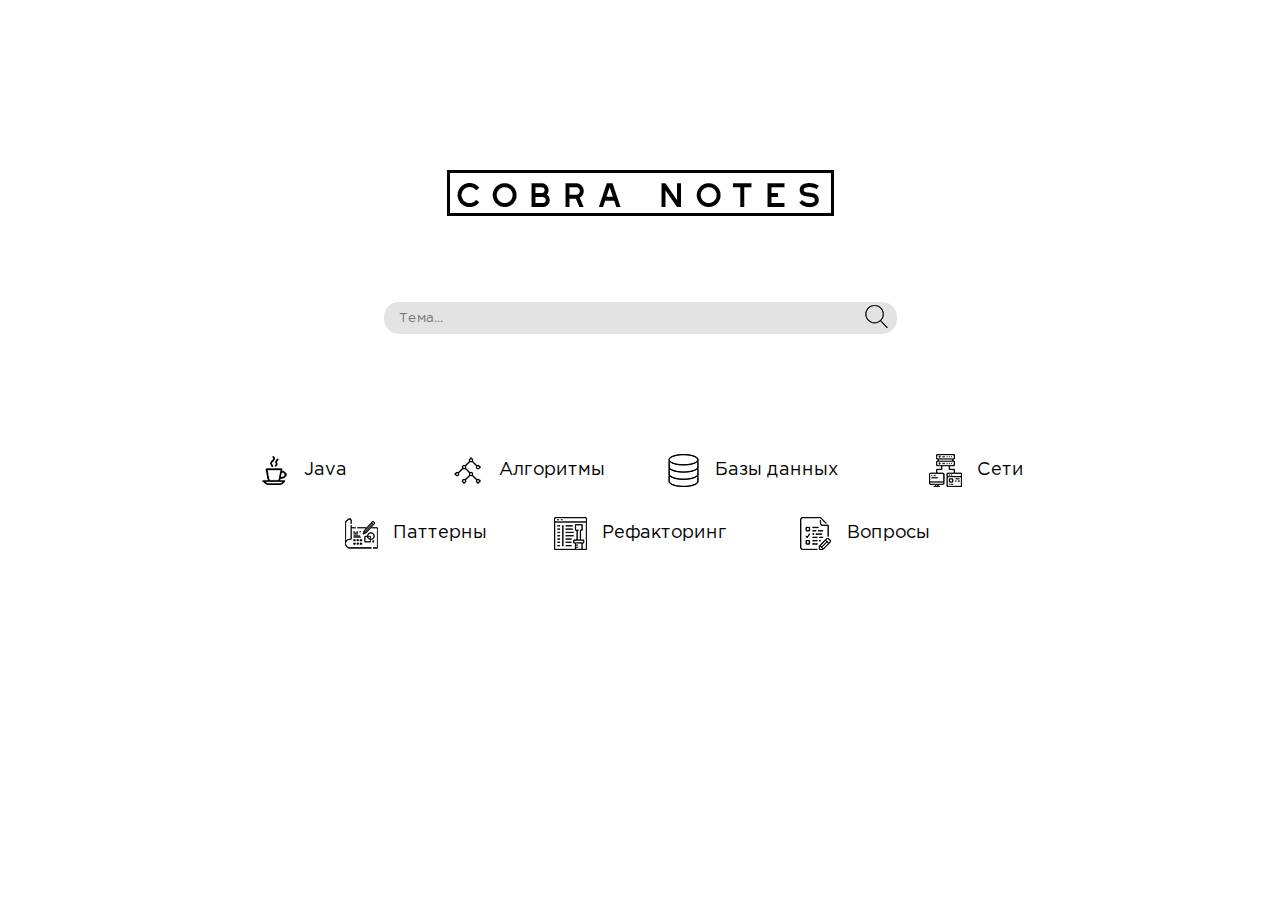
<file: index.html>
<!DOCTYPE html>
<html lang="ru">

<head>
    <meta charset="utf-8">
    <link rel="stylesheet" href="css/style.css">
    <title>CobraNotes</title>
    <meta name="viewport" content="width=device-width, initial-scale=1">
    <link rel="apple-touch-icon" sizes="180x180" href="img/favicons/apple-touch-icon.png">
    <link rel="icon" type="image/png" sizes="32x32" href="img/favicons/favicon-32x32.png">
    <link rel="icon" type="image/png" sizes="16x16" href="img/favicons/favicon-16x16.png">
    <link rel="manifest" href="img/favicons/site.webmanifest">
    <link rel="mask-icon" href="img/favicons/safari-pinned-tab.svg" color="#5bbad5">
    <meta name="msapplication-TileColor" content="#2b5797">
    <meta name="theme-color" content="#ffffff">
    <meta name="description" content="IT уроки">
    <meta name="keywords" content="IT уроки, Java, Программирование, конспекты">
    <meta name="google" content="notranslate" /> </head>

<body>
    <header class="header">
        <div class="container">
            <div class="header__logo_1"> <img class="logo" src="img/cobra-logo-1.png" alt=""> </div>
            <div class="header__logo_2"> <img class="logo" src="img/cobra-logo-2.png" alt=""> </div>
        </div>
    </header>
    <div class="search">
        <form>
            <input type="text" placeholder="Тема...">
            <button type="submit"><img src="img/search.png"></button>
        </form>
    </div>
    <!-- Features -->
    <div class="container">
        <div class="features">
            <a class="features__item" href="abstracts.html"> <img class="features__icon" src="img/features/java.png" alt="">
                <div class="features__title">Java</div>
            </a>
            <a class="features__item" href="abstracts.html"> <img class="features__icon" src="img/features/algorithm.png" alt="">
                <div class="features__title">Алгоритмы</div>
            </a>
            <a class="features__item" href="abstracts.html"> <img class="features__icon" src="img/features/database.png" alt="">
                <div class="features__title">Базы данных</div>
            </a>
            <a class="features__item" href="abstracts.html"> <img class="features__icon" src="img/features/ethernet.png" alt="">
                <div class="features__title">Сети</div>
            </a>
            <a class="features__item" href="abstracts.html"> <img class="features__icon" src="img/features/blueprint.png" alt="">
                <div class="features__title">Паттерны</div>
            </a>
            <a class="features__item" href="abstracts.html"> <img class="features__icon" src="img/features/coding.png" alt="">
                <div class="features__title">Рефакторинг</div>
            </a>
            <a class="features__item" href="abstracts.html"> <img class="features__icon" src="img/features/exam.png" alt="">
                <div class="features__title">Вопросы</div>
            </a>
        </div>
    </div>
</body>

</html>
</file>
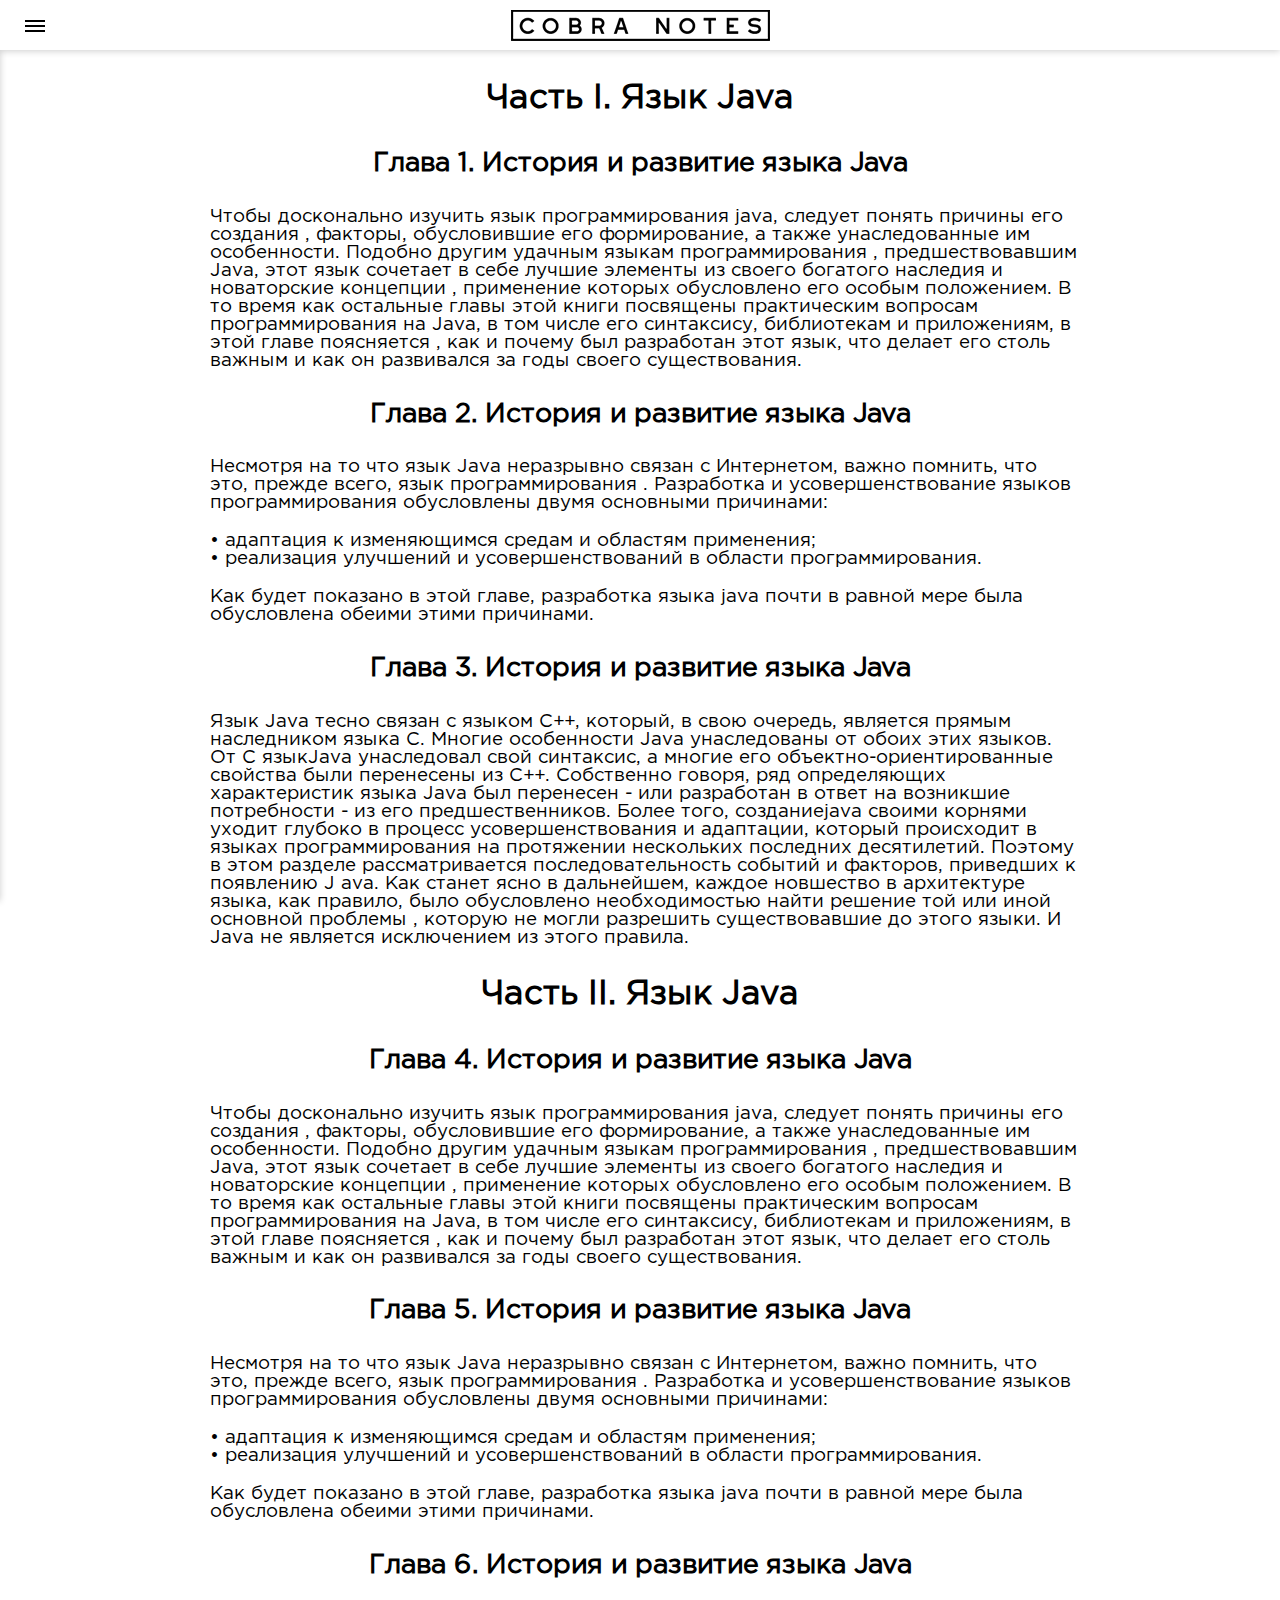
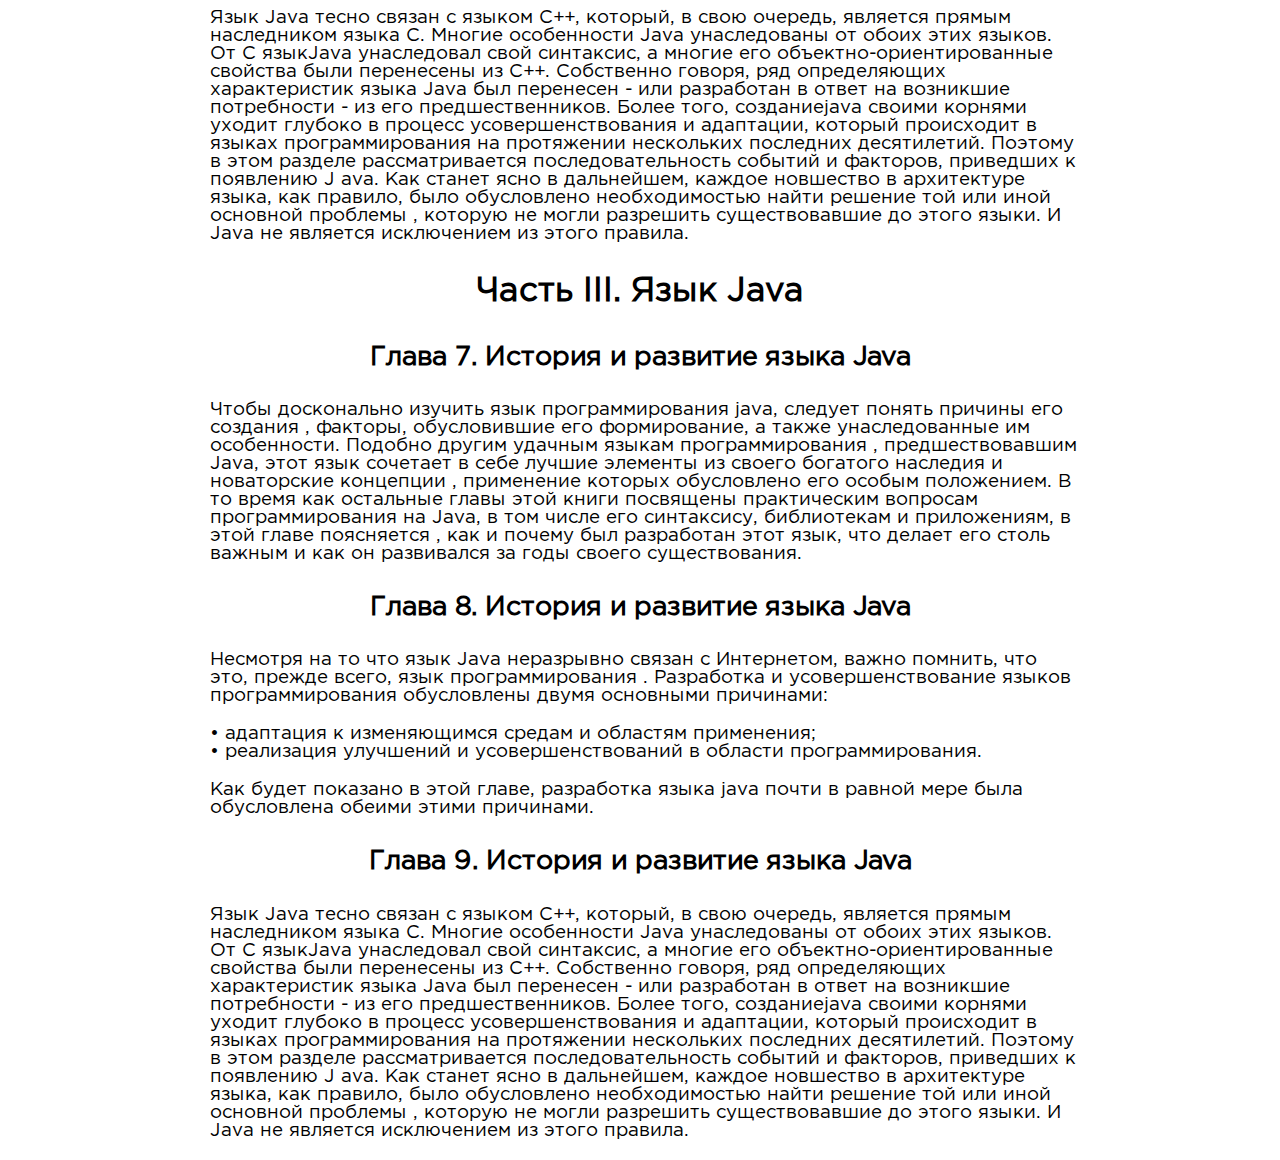
<file: abstracts.html>
<!DOCTYPE html>
<html>

<head>
    <meta charset="utf-8">
    <link rel="stylesheet" href="css/abstract_style.css">
    <title>Java</title>
    <meta name="viewport" content="width=device-width, initial-scale=1">
    <link rel="apple-touch-icon" sizes="180x180" href="img/favicons/apple-touch-icon.png">
    <link rel="icon" type="image/png" sizes="32x32" href="img/favicons/favicon-32x32.png">
    <link rel="icon" type="image/png" sizes="16x16" href="img/favicons/favicon-16x16.png">
    <link rel="manifest" href="img/favicons/site.webmanifest">
    <link rel="mask-icon" href="img/favicons/safari-pinned-tab.svg" color="#5bbad5">
    <meta name="msapplication-TileColor" content="#2b5797">
    <meta name="theme-color" content="#ffffff">
    <meta name="description" content="IT уроки">
    <meta name="keywords" content="IT уроки, Java, Программирование, конспекты">
    <meta name="google" content="notranslate" />
    <script src="https://cdnjs.cloudflare.com/ajax/libs/jquery/3.4.1/jquery.min.js"></script>
</head>

<body>
    <div class="header" id="header">
        <a class="homebutton" href="index.html"><img class="header_logo" src="img/cobra-logo%20small.png"></a>
        <a class="homebutton_mini" href="index.html"><img class="header_logo" src="img/home.png"></a>
        <button class="burger" type="button"> <span class="burger_item">Menu</span> </button>
    </div>
    <div class="sidebar">
        <nav role="navigation" class="nav">
            <h2 class="theme">Java</h2>
            <ul class="summary">
                <li> <a href="#" class="part" data-scroll="#1">Часть I. Язык Java</a>
                    <ul>
                        <li data-scroll="#1-1"><a href="#2">Глава 1.<br> История и развитие языка Java</a></li>
                        <li data-scroll="#1-2"><a href="#3">Глава 2.<br> Краткий обзор Java</a></li>
                        <li data-scroll="#1-3"><a href="#4">Глава 3.<br> Типы данных, переменные и массивы</a></li>
                    </ul>
                </li>
                <li> <a href="#" class="part" data-scroll="#2">Часть II. Язык Java</a>
                    <ul class="articles">
                        <li class="chapter"><a href="#" data-scroll="#2-4">Глава 4.<br> История и развитие языка Java</a></li>
                        <li class="chapter"><a href="#" data-scroll="#2-5">Глава 5.<br> Краткий обзор Java</a></li>
                        <li class="chapter"><a href="#" data-scroll="#2-6">Глава 6.<br> Типы данных, переменные и массивы</a></li>
                    </ul>
                </li>
                <li> <a href="#" class="part" data-scroll="#3">Часть III. Язык Java</a>
                    <ul class="articles">
                        <li class="chapter"><a href="#" data-scroll="#3-7">Глава 7.<br> История и развитие языка Java</a></li>
                        <li class="chapter"><a href="#" data-scroll="#3-8">Глава 8.<br> Краткий обзор Java</a></li>
                        <li class="chapter"><a href="#" data-scroll="#3-9">Глава 9.<br> Типы данных, переменные и массивы</a></li>
                    </ul>
                </li>
            </ul>
        </nav>
    </div>
    <div class="container">
        <div class="content">
            <h2 id="1">Часть I. Язык Java</h2>
            <h3 id="1-1">Глава 1. История и развитие языка Java</h3>
            <p>Чтобы досконально изучить язык программирования jаvа, следует понять причины его создания , факторы, обусловившие его формирование, а также унаследованные им особенности. Подобно другим удачным языкам программирования , предшествовавшим Java, этот язык сочетает в себе лучшие элементы из своего богатого наследия и новаторские концепции , применение которых обусловлено его особым положением. В то время как остальные главы этой книги посвящены практическим вопросам программирования нa Java, в том числе его синтаксису, библиотекам и приложениям, в этой главе поясняется , как и почему был разработан этот язык, что делает его столь важным и как он развивался за годы своего существования.</p>
            <h3 id="1-2">Глава 2. История и развитие языка Java</h3>
            <p>Несмотря на то что язык Java неразрывно связан с Интернетом, важно помнить, что это, прежде всего, язык программирования . Разработка и усовершенствование языков программирования обусловлены двумя основными причинами: </p>
            <p>• адаптация к изменяющимся средам и областям применения;
                <br> • реализация улучшений и усовершенствований в области программирования. </p>
            <p>Как будет показано в этой главе, разработка языка jаvа почти в равной мере была обусловлена обеими этими причинами.</p>
            <h3 id="1-3">Глава 3. История и развитие языка Java</h3>
            <p>Язык Jаvа тесно связан с языком С++, который, в свою очередь, является прямым наследником языка С. Многие особенности Jаvа унаследованы от обоих этих языков. От С языкJаvа унаследовал свой синтаксис, а многие его объектно-ориентированные свойства были перенесены из С++. Собственно говоря, ряд определяющих характеристик языка Java был перенесен - или разработан в ответ на возникшие потребности - из его предшественников. Более того, созданиеjаvа своими корнями уходит глубоко в процесс усовершенствования и адаптации, который происходит в языках программирования на протяжении нескольких последних десятилетий. Поэтому в этом разделе рассматривается последовательность событий и факторов, приведших к появлению J ava. Как станет ясно в дальнейшем, каждое новшество в архитектуре языка, как правило, было обусловлено необходимостью найти решение той или иной основной проблемы , которую не могли разрешить существовавшие до этого языки. И Java не является исключением из этого правила.</p>
            <h2 id="2">Часть II. Язык Java</h2>
            <h3 id="2-4">Глава 4. История и развитие языка Java</h3>
            <p>Чтобы досконально изучить язык программирования jаvа, следует понять причины его создания , факторы, обусловившие его формирование, а также унаследованные им особенности. Подобно другим удачным языкам программирования , предшествовавшим Java, этот язык сочетает в себе лучшие элементы из своего богатого наследия и новаторские концепции , применение которых обусловлено его особым положением. В то время как остальные главы этой книги посвящены практическим вопросам программирования нa Java, в том числе его синтаксису, библиотекам и приложениям, в этой главе поясняется , как и почему был разработан этот язык, что делает его столь важным и как он развивался за годы своего существования.</p>
            <h3 id="2-5">Глава 5. История и развитие языка Java</h3>
            <p>Несмотря на то что язык Java неразрывно связан с Интернетом, важно помнить, что это, прежде всего, язык программирования . Разработка и усовершенствование языков программирования обусловлены двумя основными причинами: </p>
            <p>• адаптация к изменяющимся средам и областям применения;
                <br> • реализация улучшений и усовершенствований в области программирования. </p>
            <p>Как будет показано в этой главе, разработка языка jаvа почти в равной мере была обусловлена обеими этими причинами.</p>
            <h3 id="2-6">Глава 6. История и развитие языка Java</h3>
            <p>Язык Jаvа тесно связан с языком С++, который, в свою очередь, является прямым наследником языка С. Многие особенности Jаvа унаследованы от обоих этих языков. От С языкJаvа унаследовал свой синтаксис, а многие его объектно-ориентированные свойства были перенесены из С++. Собственно говоря, ряд определяющих характеристик языка Java был перенесен - или разработан в ответ на возникшие потребности - из его предшественников. Более того, созданиеjаvа своими корнями уходит глубоко в процесс усовершенствования и адаптации, который происходит в языках программирования на протяжении нескольких последних десятилетий. Поэтому в этом разделе рассматривается последовательность событий и факторов, приведших к появлению J ava. Как станет ясно в дальнейшем, каждое новшество в архитектуре языка, как правило, было обусловлено необходимостью найти решение той или иной основной проблемы , которую не могли разрешить существовавшие до этого языки. И Java не является исключением из этого правила.</p>
            <h2 id="3">Часть III. Язык Java</h2>
            <h3 id="3-7">Глава 7. История и развитие языка Java</h3>
            <p>Чтобы досконально изучить язык программирования jаvа, следует понять причины его создания , факторы, обусловившие его формирование, а также унаследованные им особенности. Подобно другим удачным языкам программирования , предшествовавшим Java, этот язык сочетает в себе лучшие элементы из своего богатого наследия и новаторские концепции , применение которых обусловлено его особым положением. В то время как остальные главы этой книги посвящены практическим вопросам программирования нa Java, в том числе его синтаксису, библиотекам и приложениям, в этой главе поясняется , как и почему был разработан этот язык, что делает его столь важным и как он развивался за годы своего существования.</p>
            <h3 id="3-8">Глава 8. История и развитие языка Java</h3>
            <p>Несмотря на то что язык Java неразрывно связан с Интернетом, важно помнить, что это, прежде всего, язык программирования . Разработка и усовершенствование языков программирования обусловлены двумя основными причинами: </p>
            <p>• адаптация к изменяющимся средам и областям применения;
                <br> • реализация улучшений и усовершенствований в области программирования. </p>
            <p>Как будет показано в этой главе, разработка языка jаvа почти в равной мере была обусловлена обеими этими причинами.</p>
            <h3 id="3-9">Глава 9. История и развитие языка Java</h3>
            <p>Язык Jаvа тесно связан с языком С++, который, в свою очередь, является прямым наследником языка С. Многие особенности Jаvа унаследованы от обоих этих языков. От С языкJаvа унаследовал свой синтаксис, а многие его объектно-ориентированные свойства были перенесены из С++. Собственно говоря, ряд определяющих характеристик языка Java был перенесен - или разработан в ответ на возникшие потребности - из его предшественников. Более того, созданиеjаvа своими корнями уходит глубоко в процесс усовершенствования и адаптации, который происходит в языках программирования на протяжении нескольких последних десятилетий. Поэтому в этом разделе рассматривается последовательность событий и факторов, приведших к появлению J ava. Как станет ясно в дальнейшем, каждое новшество в архитектуре языка, как правило, было обусловлено необходимостью найти решение той или иной основной проблемы , которую не могли разрешить существовавшие до этого языки. И Java не является исключением из этого правила.</p>
        </div>
    </div>
    <script src="/js/fixedHead.js"></script>
    <script src="/js/sidebar.js"></script>
    <script src="/js/anchor.js"></script>
</body>

</html>
</file>
<file: css/style.css>
@font-face {
    font-family: "GothamPro";
    src: url("./fonts/GothaProReg.woff") format("woff"), /* Modern Browsers */
    url("./fonts/GothaProReg.woff2") format("woff2");
    /* Modern Browsers */
    font-weight: normal;
    font-style: normal;
}

body {
    margin: 0;
    font-family: 'GothamPro';
    font-size: 36px;
    color: #000000;
}

*,
*:before,
*:after {
    box-sizing: border-box;
}

h1,
h2,
h3,
h4,
h5,
h6,
h7,
h8 {
    margin: 0;
}

p {
    margin: 0 0 10px;
}


/* Container
======================*/

.container {
    width: 100%;
    max-width: 897px;
    margin: 0 auto;
}


/* Header
======================*/

.header__logo_1 {
    display: flex;
    justify-content: space-between;
    padding: 170px 0 86px;
}

.header__logo_2 {
    display: none;
}

.logo {
    display: block;
    margin-left: auto;
    margin-right: auto;
}


/* Search
=====================*/

.search form {
    position: relative;
    width: 513px;
    height: 32px;
    margin: 0 auto;
    background: #e3e3e3;
    border-radius: 15px 15px;
}

.search input,
button {
    border: none;
    outline: none;
    background: transparent;
}

.search input {
    width: 100%;
    height: 32px;
    padding-left: 15px;
    font-family: "GothamPro";
    position: absolute;
}

.search button {
    height: 32px;
    width: 32px;
    position: absolute;
    top: 0px;
    right: 6px;
}


/* Features
=====================*/

.features {
    display: flex;
    flex-wrap: wrap;
    margin: 120px 0 30px;
    justify-content: center
}

.features__item {
    display: flex;
    align-items: center;
    justify-content: center;
    width: 25%;
    margin-bottom: 30px;
    text-decoration: none;
    color: #000;
}

.features__icon {
    margin-right: 15px;
}

.features__title {
    margin-bottom: 1px;
    font-size: 18px;
    font-weight: 400;
    text-decoration: none;
}

@media(max-width: 700px) {
    .features-1 {
        margin: 120px 0 0;
    }
    .features__item {
        width: 50%;
        padding: 10px 0;
    }
    .features__item2 {
        width: 50%;
        padding: 10px 0;
    }
    .features__item2:last-child {
        width: 100%;
    }
    .search form {
        width: 50%;
    }
}

@media(max-width: 450px) {
    .features-1 {
        margin: 120px 0 0;
    }
    .features__item {
        width: 100%;
        padding: 10px 0;
    }
    .features__item2 {
        width: 100%;
        padding: 10px 0;
    }
    .features__item2:last-child {
        width: 100%;
    }

}

@media(max-width: 390px) {
.header__logo_1 {
    display: none;
}

.header__logo_2 {
    display: block;
    display: flex;
    justify-content: space-between;
    padding: 170px 0 86px;
}

}
</file>
<file: css/abstract_style.css>
@font-face {
    font-family: "GothamPro";
    src: url("./fonts/GothaProReg.woff") format("woff"), /* Modern Browsers */
    url("./fonts/GothaProReg.woff2") format("woff2");
    /* Modern Browsers */
    font-weight: normal;
    font-style: normal;
}

body {
    margin: 0;
    font-family: 'GothamPro';
    font-size: 24px;
    color: #000000;
}

*,
*:before,
*:after {
    box-sizing: border-box;
}

h1,
h4,
h5,
h6,
h7,
h8 {
    margin: 0;
}

h2 {
    text-align: center;
    padding: 5px;
    font-weight: 700;
    font-size: 25pt;
}

h3 {
    text-align: center;
    padding: 5px;
    font-weight: 600;
    font-size: 20pt;
}

h4 {
        margin: 45px 0 15px 20px;
    font-weight: 600;
    font-size: 14pt;
}

p {
    margin: 0 10px 20px 20px;
    font-size: 14pt;
}

a {
    text-decoration: none;
}

a:link {
    color: #000;
}

a:visited {
    color: #000;
}

a:hover {
    color: #000;
    text-decoration: underline;
}

a:active {
    color: #000;
}


/* Container
======================*/

.container {
    width: 100%;
    max-width: 900px;
    margin: 0 auto;
}


/* ---- Header ---- */

.header {
    display: flex;
    justify-content: space-between;
    width: 100%;
    height: 50px;
    box-shadow: 0 1px 7px rgba(0, 0, 0, 0.2);
    background-color: white;
    top: 0;
    position: relative;
    z-index: 1030;
}

.header.fixed {
    position: fixed;
    right: 0;
    left: 0;
    z-index: 1030;
}

.homebutton {
    padding: 10px;
    margin-left: auto;
    margin-right: auto;
}

.homebutton_mini {
    display: none;
}

.burger {
    position: absolute;
    background: none;
    border: 0;
    padding: 0;
    outline: none;
    cursor: pointer;
}

.burger_item {
    display: block;
    width: 20px;
    height: 2px;
    background-color: #000;
    font-size: 0px;
    color: transparent;
    position: relative;
    left: 0;
    z-index: 1;
    margin: 25px;
}

.burger_item:before,
.burger_item:after {
    content: "";
    width: 100%;
    height: 100%;
    position: absolute;
    background-color: #000;
    left: 0;
    z-index: 1;
}

.burger_item:before {
    top: -5px;
}

.burger_item:after {
    bottom: -5px;
}

.sidebar {
    padding: 60px 0 0;
    width: 25%;
    height: 100vh;
    justify-content: center;
    background-color: #fff;
    transition: 0.5s;
    transform: translateX(-100%);
    position: fixed;
    z-index: 0;
    overflow: auto;
    top: 0;
    box-shadow: 0 1px 7px rgba(0, 0, 0, 0.2);
}

.sidebar_active {
    transform: translateX(0%);
}

.theme {
    font-weight: 300;
    border-bottom: 2px solid #e2e2e2;
    margin: 0 20px;
}

li {
    list-style: none;
    padding: 20px 0 0 0;
}

.part {
    font-size: 16pt;
    font-weight: 700;
    text-align: left;
}

.articles {
    font-size: 12pt;
    text-align: left;
    padding: 0 10px 0 15px;
}

@media(max-width: 760px) {

    .sidebar {
        width: 50%;
    }
}

@media(max-width: 500px) {
    .sidebar {
        width: 100%;
    }
}

@media(max-width: 450px) {
    .homebutton {
        display: none;
    }
    .homebutton_mini {
        display: block;
        padding: 10px;
        margin-left: auto;
        margin-right: auto;
    }

    h2 {
     font-size: 17pt;
    }

    h3 {
        font-size: 14pt;
    }

    h4 {
        font-size: 12pt;
    }

    p {
        font-size: 12pt;
    }
}
</file>
